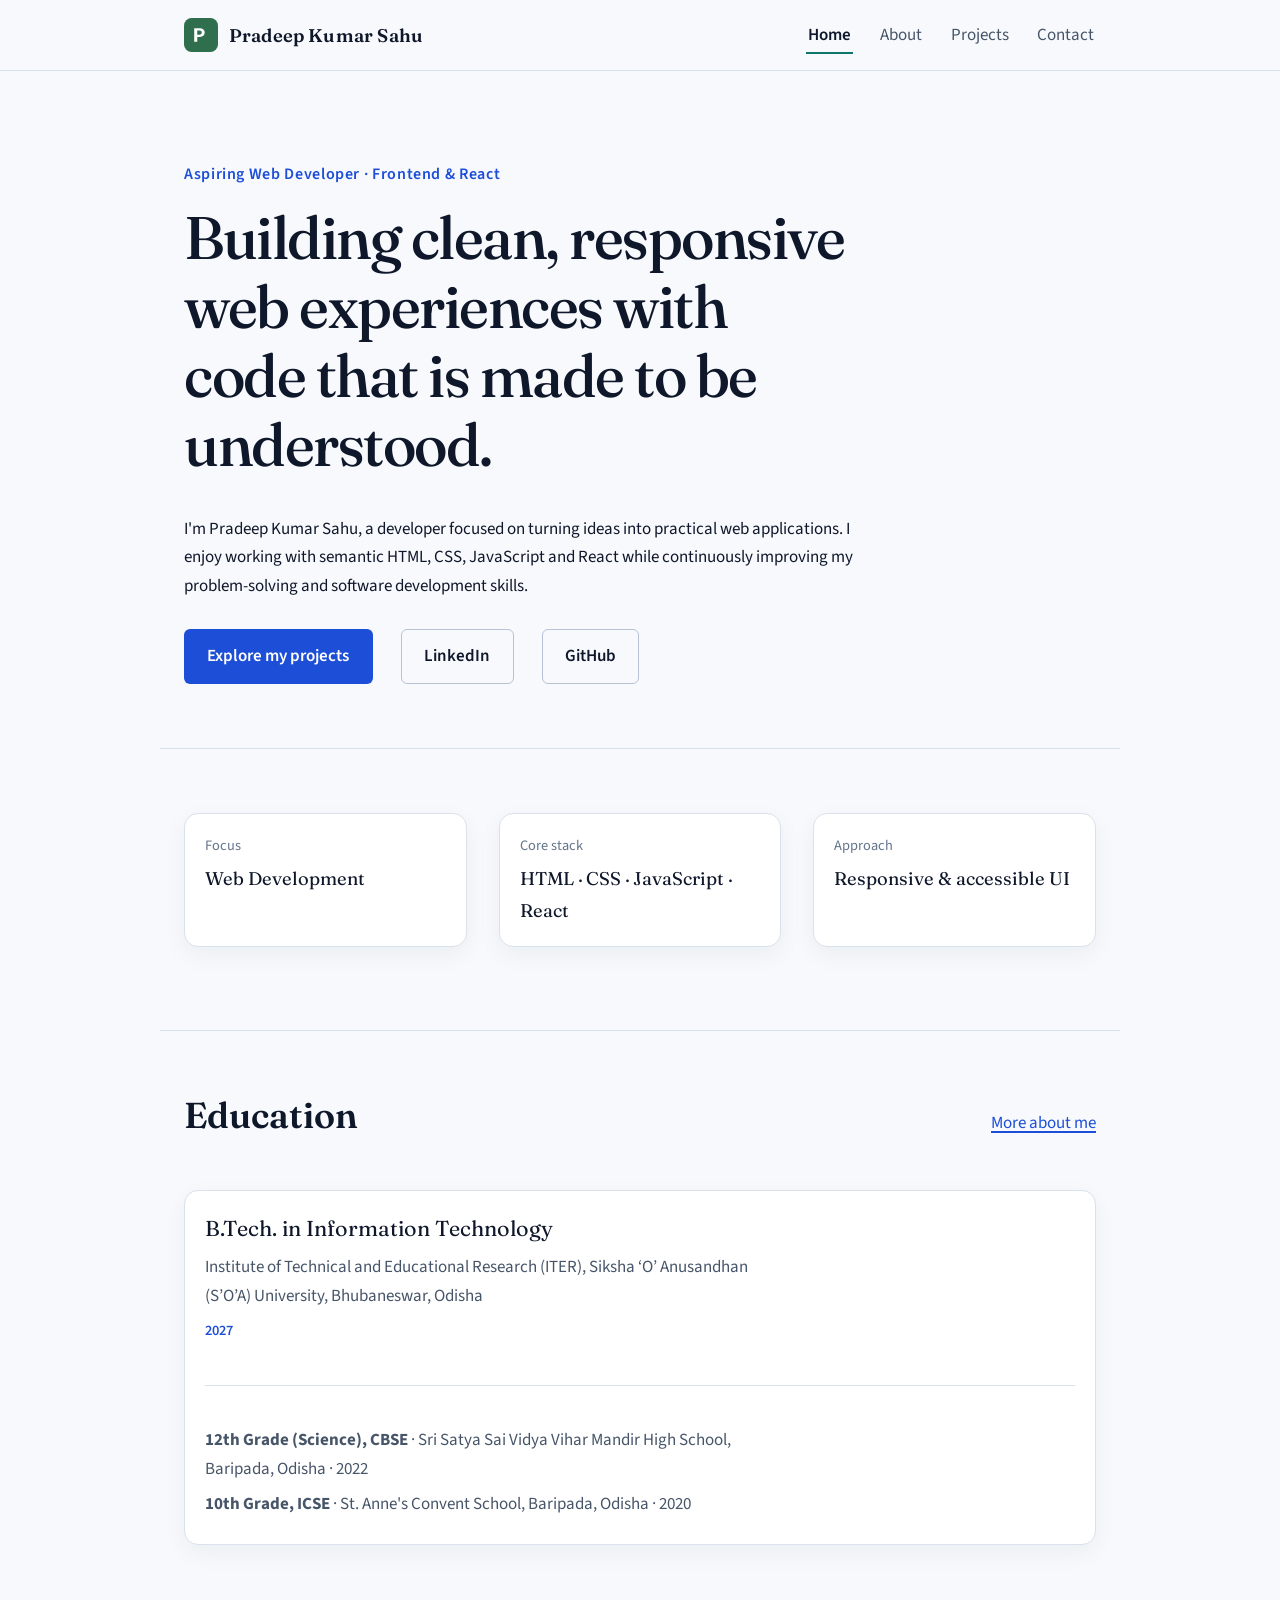
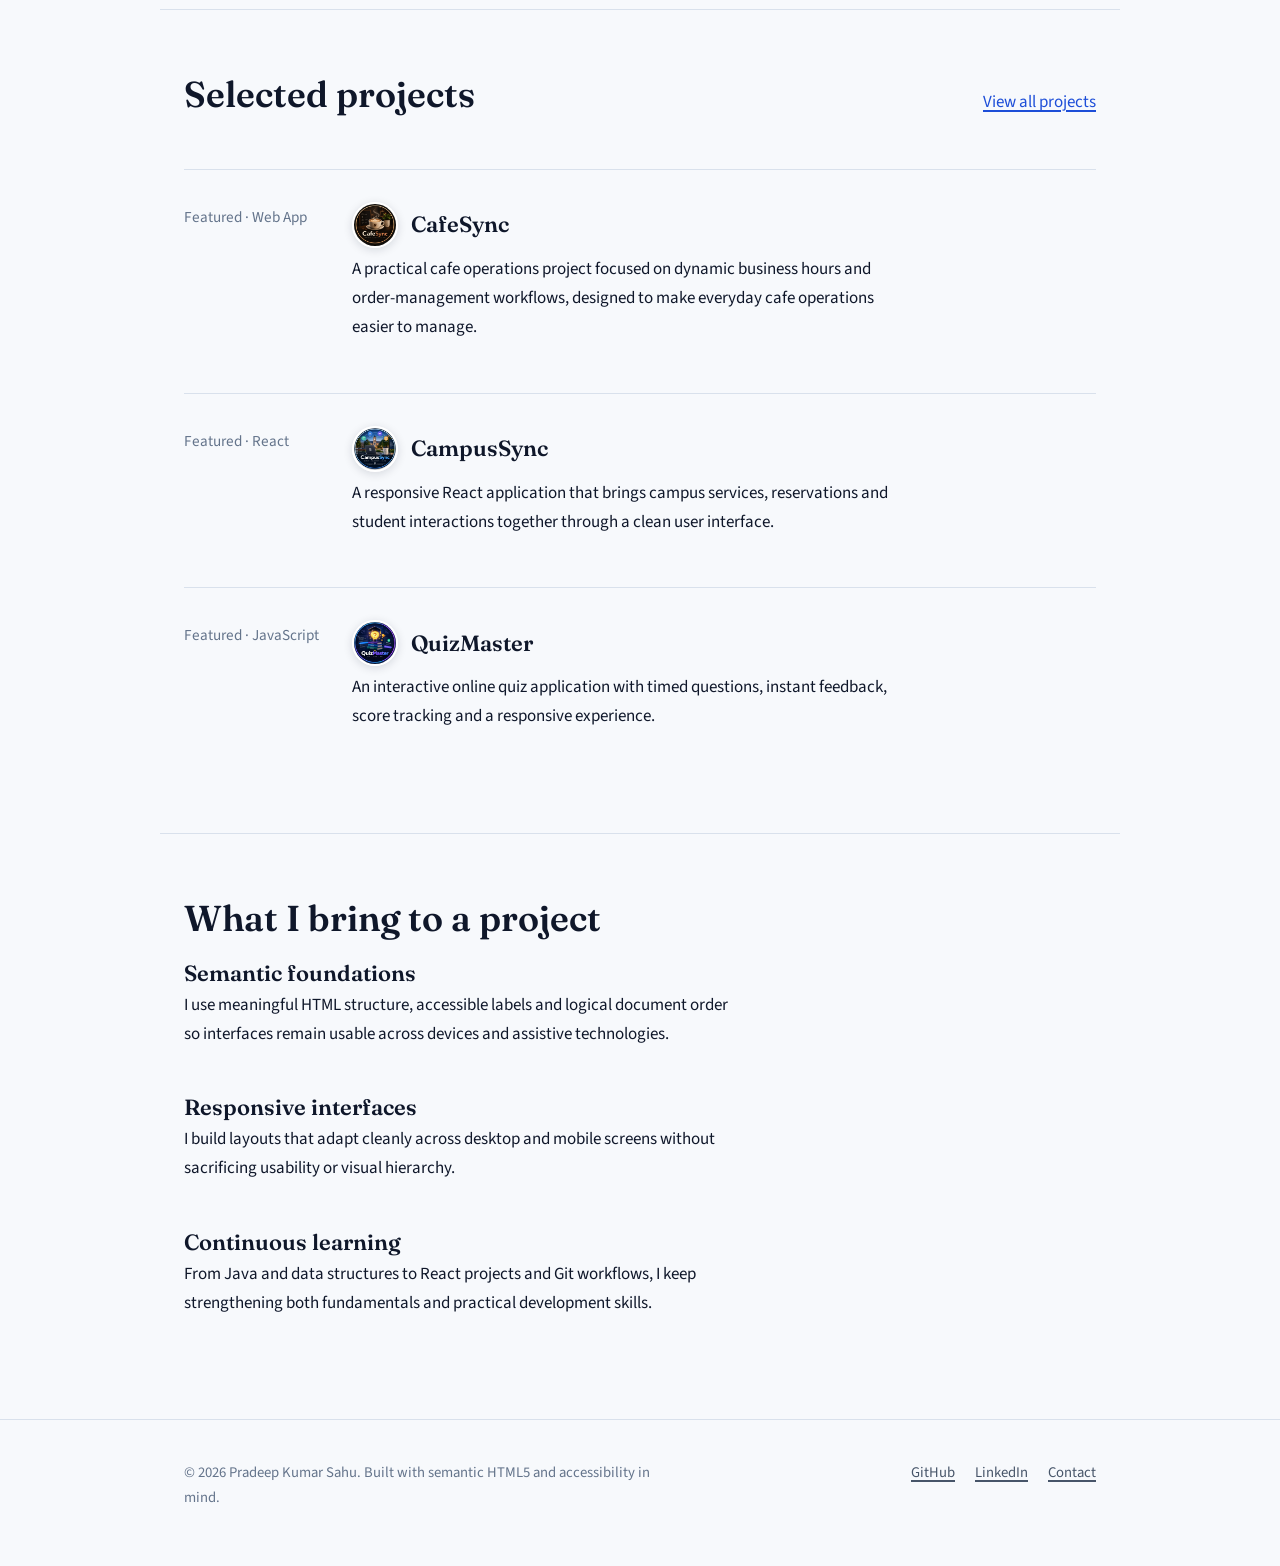
<file: portfolio/index.html>
<!DOCTYPE html>
<html lang="en">
<head>
  <meta charset="UTF-8">
  <meta name="viewport" content="width=device-width, initial-scale=1.0">
  <title>Pradeep Kumar Sahu — Web Developer Portfolio</title>
  <meta name="description" content="Pradeep Kumar Sahu is an aspiring web developer building responsive, accessible and user-focused web applications with HTML, CSS, JavaScript and React.">
  <meta name="author" content="Pradeep Kumar Sahu">
  <meta name="robots" content="index, follow">
  <meta property="og:type" content="website">
  <meta property="og:title" content="Pradeep Kumar Sahu — Web Developer Portfolio">
  <meta property="og:description" content="Explore Pradeep Kumar Sahu's web development projects, technical skills and professional profiles.">
  <meta property="og:image" content="assets/social-card.png">
  <meta name="twitter:card" content="summary_large_image">
  <meta name="twitter:title" content="Pradeep Kumar Sahu — Web Developer Portfolio">
  <meta name="twitter:description" content="Web development projects, skills and contact information for Pradeep Kumar Sahu.">
  <meta name="twitter:image" content="assets/social-card.png">
  <link rel="icon" type="image/svg+xml" href="assets/favicon.svg">
  <meta name="theme-color" content="#f7f9fc">
  <link rel="preconnect" href="https://fonts.googleapis.com">
  <link rel="preconnect" href="https://fonts.gstatic.com" crossorigin>
  <link href="https://fonts.googleapis.com/css2?family=Fraunces:wght@500;600&family=Source+Sans+3:wght@400;600&display=swap" rel="stylesheet">
  <link rel="stylesheet" href="css/style.css">
  <script type="application/ld+json">
  {
    "@context":"https://schema.org",
    "@type":"Person",
    "name":"Pradeep Kumar Sahu",
    "jobTitle":"Aspiring Web Developer",
    "url":"https://github.com/sahupradeep1910",
    "sameAs":["https://github.com/sahupradeep1910","https://www.linkedin.com/in/pradeepsahu-it/"]
  }
  </script>
</head>
<body>
  <a class="skip-link" href="#main-content">Skip to main content</a>
  <header class="site-header">
    <div class="wrap">
      <a class="site-brand" href="index.html" aria-label="Pradeep Kumar Sahu home">
        <img class="site-brand__mark" src="assets/brand-mark.svg" alt="">
        <span class="site-brand__name">Pradeep Kumar Sahu</span>
      </a>
      <button class="nav-toggle" type="button" aria-expanded="true" aria-controls="primary-nav">Menu</button>
      <nav class="primary-nav" id="primary-nav" aria-label="Primary">
        <ul class="primary-nav__list">
          <li><a href="index.html" aria-current="page">Home</a></li>
          <li><a href="about.html">About</a></li>
          <li><a href="projects.html">Projects</a></li>
          <li><a href="contact.html">Contact</a></li>
        </ul>
      </nav>
    </div>
  </header>

  <main id="main-content">
    <section class="hero wrap" aria-labelledby="hero-heading">
      <p class="hero__eyebrow">Aspiring Web Developer · Frontend &amp; React</p>
      <h1 id="hero-heading" class="prose">Building clean, responsive web experiences with code that is made to be understood.</h1>
      <p class="prose">I'm Pradeep Kumar Sahu, a developer focused on turning ideas into practical web applications. I enjoy working with semantic HTML, CSS, JavaScript and React while continuously improving my problem-solving and software development skills.</p>
      <div class="hero__actions">
        <a class="button button--primary" href="projects.html">Explore my projects</a>
        <a class="button button--secondary" href="https://www.linkedin.com/in/pradeepsahu-it/" target="_blank" rel="noopener noreferrer">LinkedIn</a>
        <a class="button button--secondary" href="https://github.com/sahupradeep1910" target="_blank" rel="noopener noreferrer">GitHub</a>
      </div>
    </section>

    <section class="wrap" aria-labelledby="facts-heading">
      <h2 id="facts-heading" class="visually-hidden">Quick facts</h2>
      <dl class="facts">
        <div><dt>Focus</dt><dd>Web Development</dd></div>
        <div><dt>Core stack</dt><dd>HTML · CSS · JavaScript · React</dd></div>
        <div><dt>Approach</dt><dd>Responsive &amp; accessible UI</dd></div>
      </dl>
    </section>

    <section class="wrap" aria-labelledby="education-heading">
      <div class="section-head"><h2 id="education-heading">Education</h2><p><a href="about.html">More about me</a></p></div>
      <article class="education-card">
        <p class="education-card__degree">B.Tech. in Information Technology</p>
        <p class="education-card__school">Institute of Technical and Educational Research (ITER), Siksha ‘O’ Anusandhan (S’O’A) University, Bhubaneswar, Odisha</p>
        <span class="education-card__status">2027</span>
        <hr class="rule">
        <p class="education-card__school"><strong>12th Grade (Science), CBSE</strong> · Sri Satya Sai Vidya Vihar Mandir High School, Baripada, Odisha · 2022</p>
        <p class="education-card__school"><strong>10th Grade, ICSE</strong> · St. Anne's Convent School, Baripada, Odisha · 2020</p>
      </article>
    </section>

    <section class="wrap" aria-labelledby="work-heading">
      <div class="section-head"><h2 id="work-heading">Selected projects</h2><p><a href="projects.html">View all projects</a></p></div>
      <ul class="work-list">
        <li class="work-item"><p class="work-item__meta">Featured · Web App</p><div><div class="project-title"><img class="project-avatar" src="assets/projects/cafesync.jpg" alt="" width="52" height="52" loading="lazy"><h3><a href="projects.html#cafesync">CafeSync</a></h3></div><p>A practical cafe operations project focused on dynamic business hours and order-management workflows, designed to make everyday cafe operations easier to manage.</p></div></li>
        <li class="work-item"><p class="work-item__meta">Featured · React</p><div><div class="project-title"><img class="project-avatar" src="assets/projects/campussync.jpg" alt="" width="52" height="52" loading="lazy"><h3><a href="projects.html#campussync">CampusSync</a></h3></div><p>A responsive React application that brings campus services, reservations and student interactions together through a clean user interface.</p></div></li>
        <li class="work-item"><p class="work-item__meta">Featured · JavaScript</p><div><div class="project-title"><img class="project-avatar" src="assets/projects/quizmaster.jpg" alt="" width="52" height="52" loading="lazy"><h3><a href="projects.html#quizmaster">QuizMaster</a></h3></div><p>An interactive online quiz application with timed questions, instant feedback, score tracking and a responsive experience.</p></div></li>
      </ul>
    </section>

    <section class="wrap" aria-labelledby="principles-heading">
      <h2 id="principles-heading">What I bring to a project</h2>
      <ul class="principles-list prose">
        <li><h3>Semantic foundations</h3><p>I use meaningful HTML structure, accessible labels and logical document order so interfaces remain usable across devices and assistive technologies.</p></li>
        <li><h3>Responsive interfaces</h3><p>I build layouts that adapt cleanly across desktop and mobile screens without sacrificing usability or visual hierarchy.</p></li>
        <li><h3>Continuous learning</h3><p>From Java and data structures to React projects and Git workflows, I keep strengthening both fundamentals and practical development skills.</p></li>
      </ul>
    </section>
  </main>

  <footer class="site-footer">
    <div class="wrap">
      <p>© 2026 Pradeep Kumar Sahu. Built with semantic HTML5 and accessibility in mind.</p>
      <ul class="footer-links">
        <li><a href="https://github.com/sahupradeep1910" target="_blank" rel="noopener noreferrer">GitHub</a></li>
        <li><a href="https://www.linkedin.com/in/pradeepsahu-it/" target="_blank" rel="noopener noreferrer">LinkedIn</a></li>
        <li><a href="contact.html">Contact</a></li>
      </ul>
    </div>
  </footer>
  <script src="js/main.js"></script>
</body>
</html>
</file>
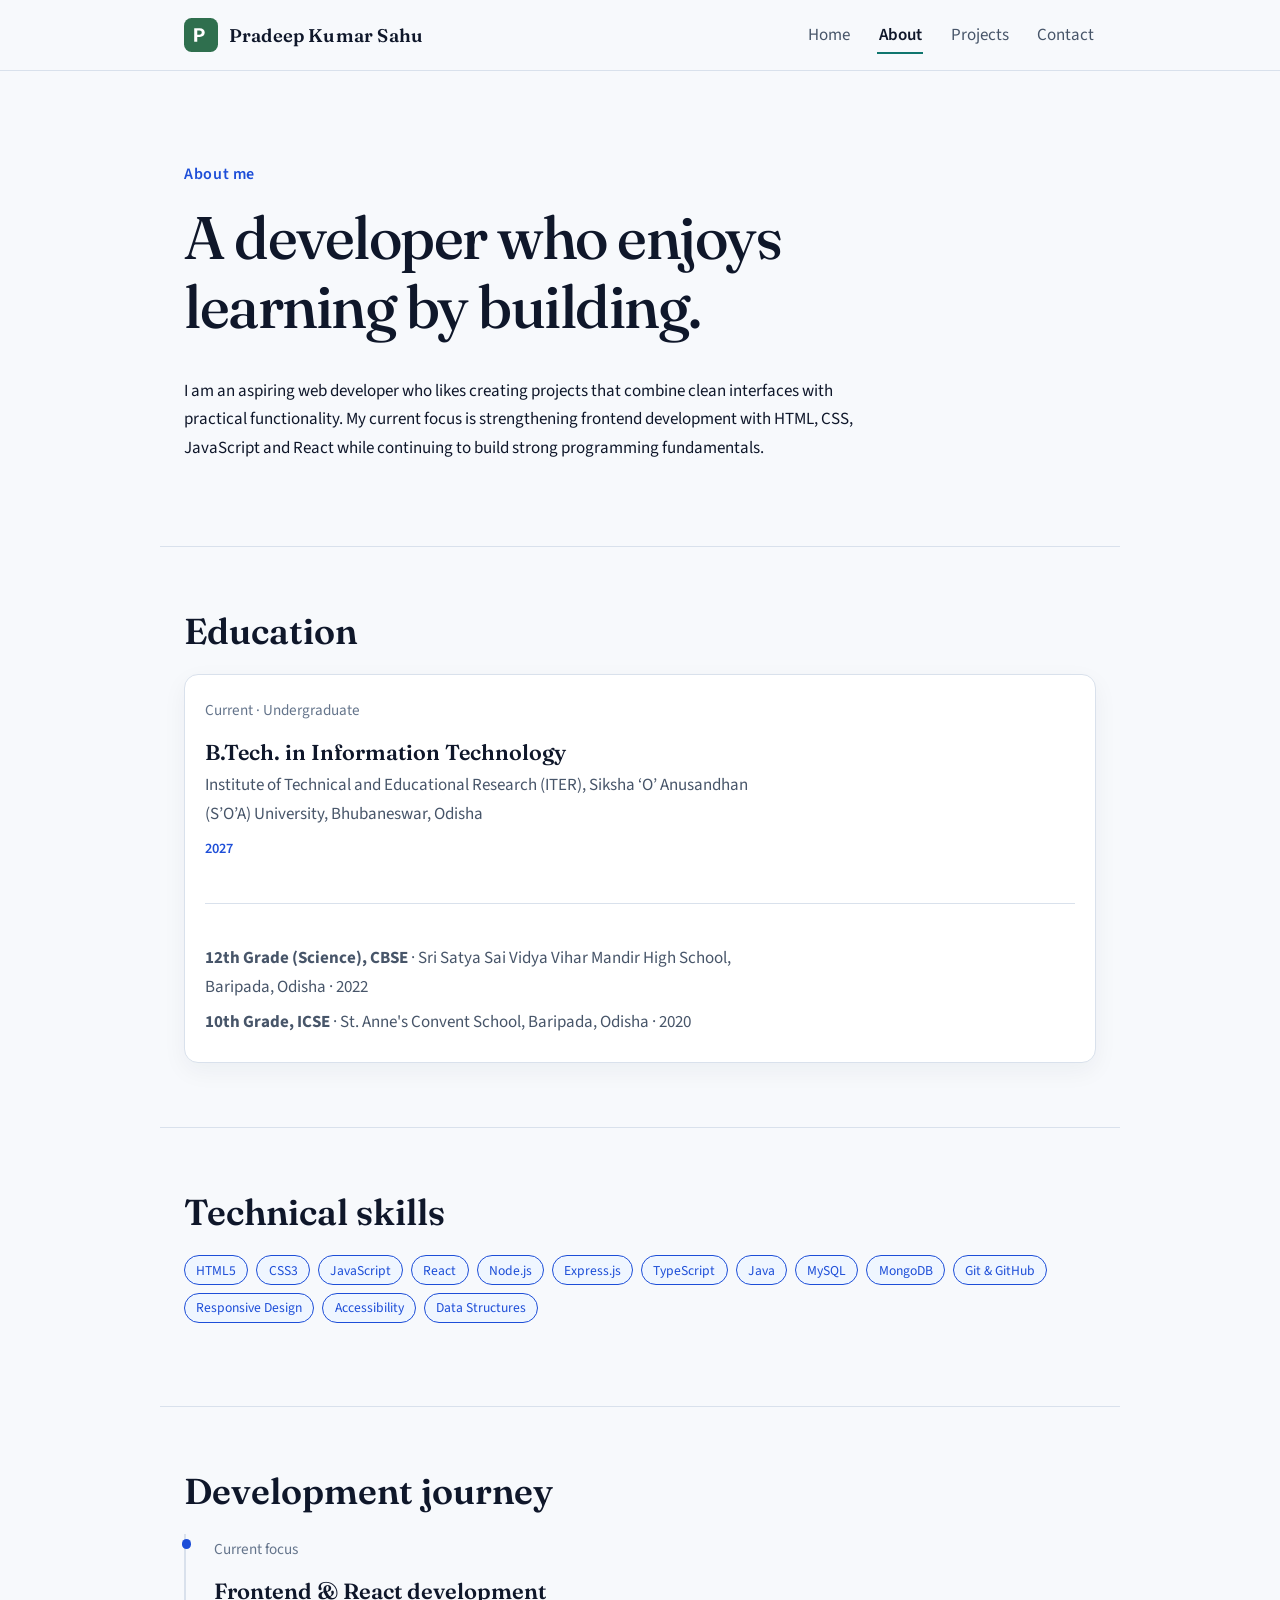
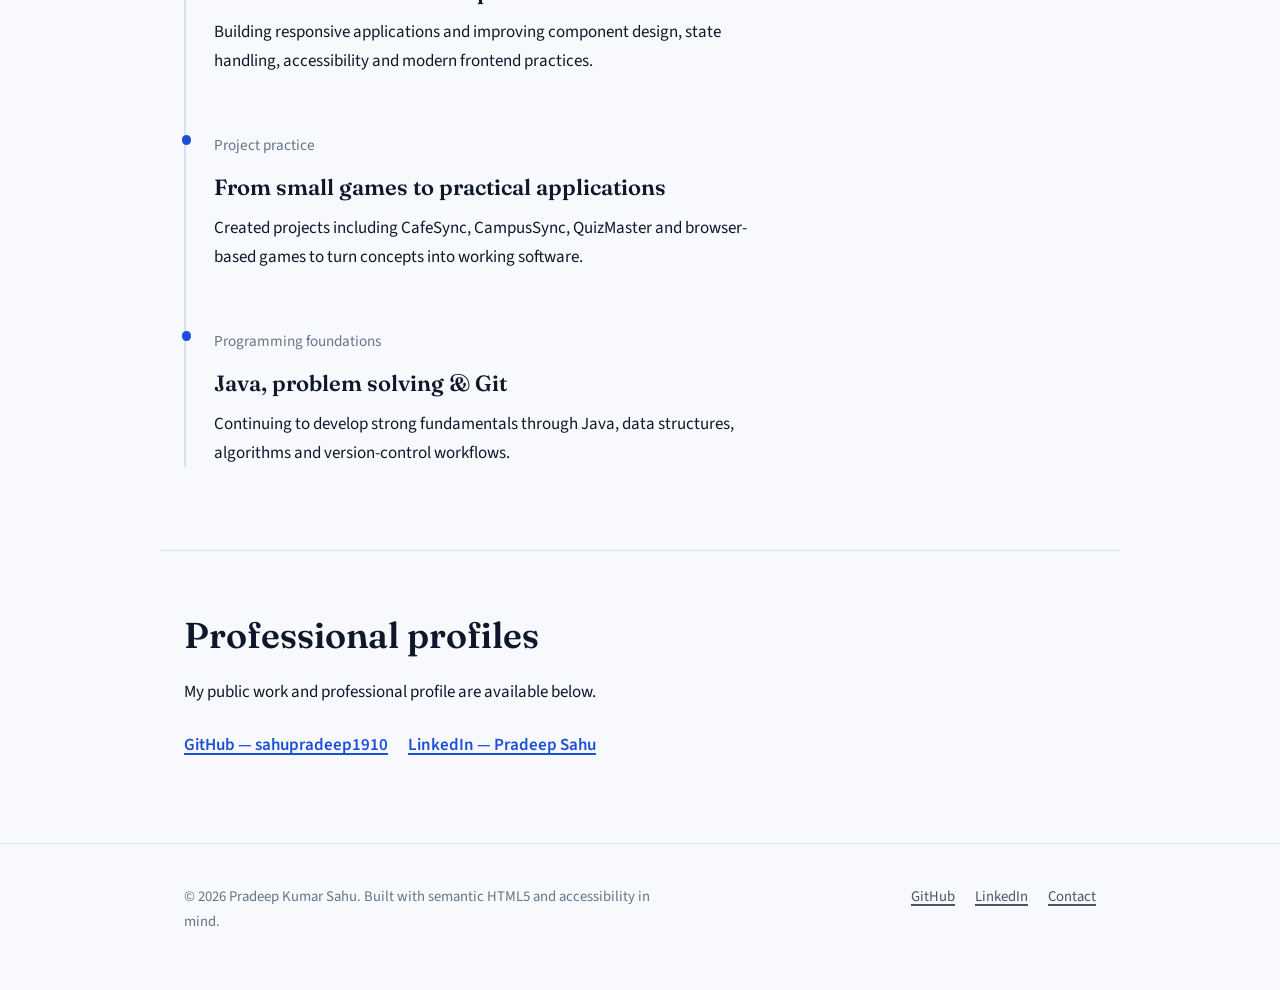
<file: portfolio/about.html>
<!DOCTYPE html>
<html lang="en">
<head>
  <meta charset="UTF-8"><meta name="viewport" content="width=device-width, initial-scale=1.0">
  <title>About — Pradeep Kumar Sahu</title>
  <meta name="description" content="Learn about Pradeep Kumar Sahu, an aspiring web developer focused on frontend development, React, JavaScript and accessible web interfaces.">
  <meta name="author" content="Pradeep Kumar Sahu"><meta name="robots" content="index, follow">
  <meta property="og:type" content="profile"><meta property="og:title" content="About — Pradeep Kumar Sahu"><meta property="og:description" content="Background, technical skills and development focus of Pradeep Kumar Sahu."><meta property="og:image" content="assets/social-card.png">
  <meta name="twitter:card" content="summary_large_image"><meta name="twitter:title" content="About — Pradeep Kumar Sahu"><meta name="twitter:image" content="assets/social-card.png">
  <link rel="icon" type="image/svg+xml" href="assets/favicon.svg"><meta name="theme-color" content="#f7f9fc">
  <link rel="preconnect" href="https://fonts.googleapis.com"><link rel="preconnect" href="https://fonts.gstatic.com" crossorigin>
  <link href="https://fonts.googleapis.com/css2?family=Fraunces:wght@500;600&family=Source+Sans+3:wght@400;600&display=swap" rel="stylesheet"><link rel="stylesheet" href="css/style.css">
</head>
<body>
  <a class="skip-link" href="#main-content">Skip to main content</a>
  <header class="site-header"><div class="wrap">
    <a class="site-brand" href="index.html"><img class="site-brand__mark" src="assets/brand-mark.svg" alt=""><span class="site-brand__name">Pradeep Kumar Sahu</span></a>
    <button class="nav-toggle" type="button" aria-expanded="true" aria-controls="primary-nav">Menu</button>
    <nav class="primary-nav" id="primary-nav" aria-label="Primary"><ul class="primary-nav__list"><li><a href="index.html">Home</a></li><li><a href="about.html" aria-current="page">About</a></li><li><a href="projects.html">Projects</a></li><li><a href="contact.html">Contact</a></li></ul></nav>
  </div></header>
  <main id="main-content">
    <section class="hero wrap" aria-labelledby="about-heading"><p class="hero__eyebrow">About me</p><h1 id="about-heading" class="prose">A developer who enjoys learning by building.</h1><p class="prose">I am an aspiring web developer who likes creating projects that combine clean interfaces with practical functionality. My current focus is strengthening frontend development with HTML, CSS, JavaScript and React while continuing to build strong programming fundamentals.</p></section>
    <section class="wrap" aria-labelledby="education-heading">
      <h2 id="education-heading">Education</h2>
      <article class="education-card" aria-labelledby="degree-heading">
        <p class="work-item__meta">Current · Undergraduate</p>
        <h3 id="degree-heading" class="education-card__degree">B.Tech. in Information Technology</h3>
        <p class="education-card__school">Institute of Technical and Educational Research (ITER), Siksha ‘O’ Anusandhan (S’O’A) University, Bhubaneswar, Odisha</p>
        <span class="education-card__status">2027</span>
        <hr class="rule">
        <p class="education-card__school"><strong>12th Grade (Science), CBSE</strong> · Sri Satya Sai Vidya Vihar Mandir High School, Baripada, Odisha · 2022</p>
        <p class="education-card__school"><strong>10th Grade, ICSE</strong> · St. Anne's Convent School, Baripada, Odisha · 2020</p>
      </article>
    </section>
    <section class="wrap" aria-labelledby="skills-heading"><h2 id="skills-heading">Technical skills</h2><ul class="tag-list"><li>HTML5</li><li>CSS3</li><li>JavaScript</li><li>React</li><li>Node.js</li><li>Express.js</li><li>TypeScript</li><li>Java</li><li>MySQL</li><li>MongoDB</li><li>Git &amp; GitHub</li><li>Responsive Design</li><li>Accessibility</li><li>Data Structures</li></ul></section>
    <section class="wrap" aria-labelledby="journey-heading"><h2 id="journey-heading">Development journey</h2><ol class="timeline prose">
      <li><p class="work-item__meta">Current focus</p><h3>Frontend &amp; React development</h3><p>Building responsive applications and improving component design, state handling, accessibility and modern frontend practices.</p></li>
      <li><p class="work-item__meta">Project practice</p><h3>From small games to practical applications</h3><p>Created projects including CafeSync, CampusSync, QuizMaster and browser-based games to turn concepts into working software.</p></li>
      <li><p class="work-item__meta">Programming foundations</p><h3>Java, problem solving &amp; Git</h3><p>Continuing to develop strong fundamentals through Java, data structures, algorithms and version-control workflows.</p></li>
    </ol></section>
    <section class="wrap" aria-labelledby="profiles-heading"><h2 id="profiles-heading">Professional profiles</h2><p class="prose">My public work and professional profile are available below.</p><ul class="social-list"><li><a href="https://github.com/sahupradeep1910" target="_blank" rel="noopener noreferrer">GitHub — sahupradeep1910</a></li><li><a href="https://www.linkedin.com/in/pradeepsahu-it/" target="_blank" rel="noopener noreferrer">LinkedIn — Pradeep Sahu</a></li></ul></section>
  </main>
  <footer class="site-footer"><div class="wrap"><p>© 2026 Pradeep Kumar Sahu. Built with semantic HTML5 and accessibility in mind.</p><ul class="footer-links"><li><a href="https://github.com/sahupradeep1910" target="_blank" rel="noopener noreferrer">GitHub</a></li><li><a href="https://www.linkedin.com/in/pradeepsahu-it/" target="_blank" rel="noopener noreferrer">LinkedIn</a></li><li><a href="contact.html">Contact</a></li></ul></div></footer>
  <script src="js/main.js"></script>
</body>
</html>
</file>
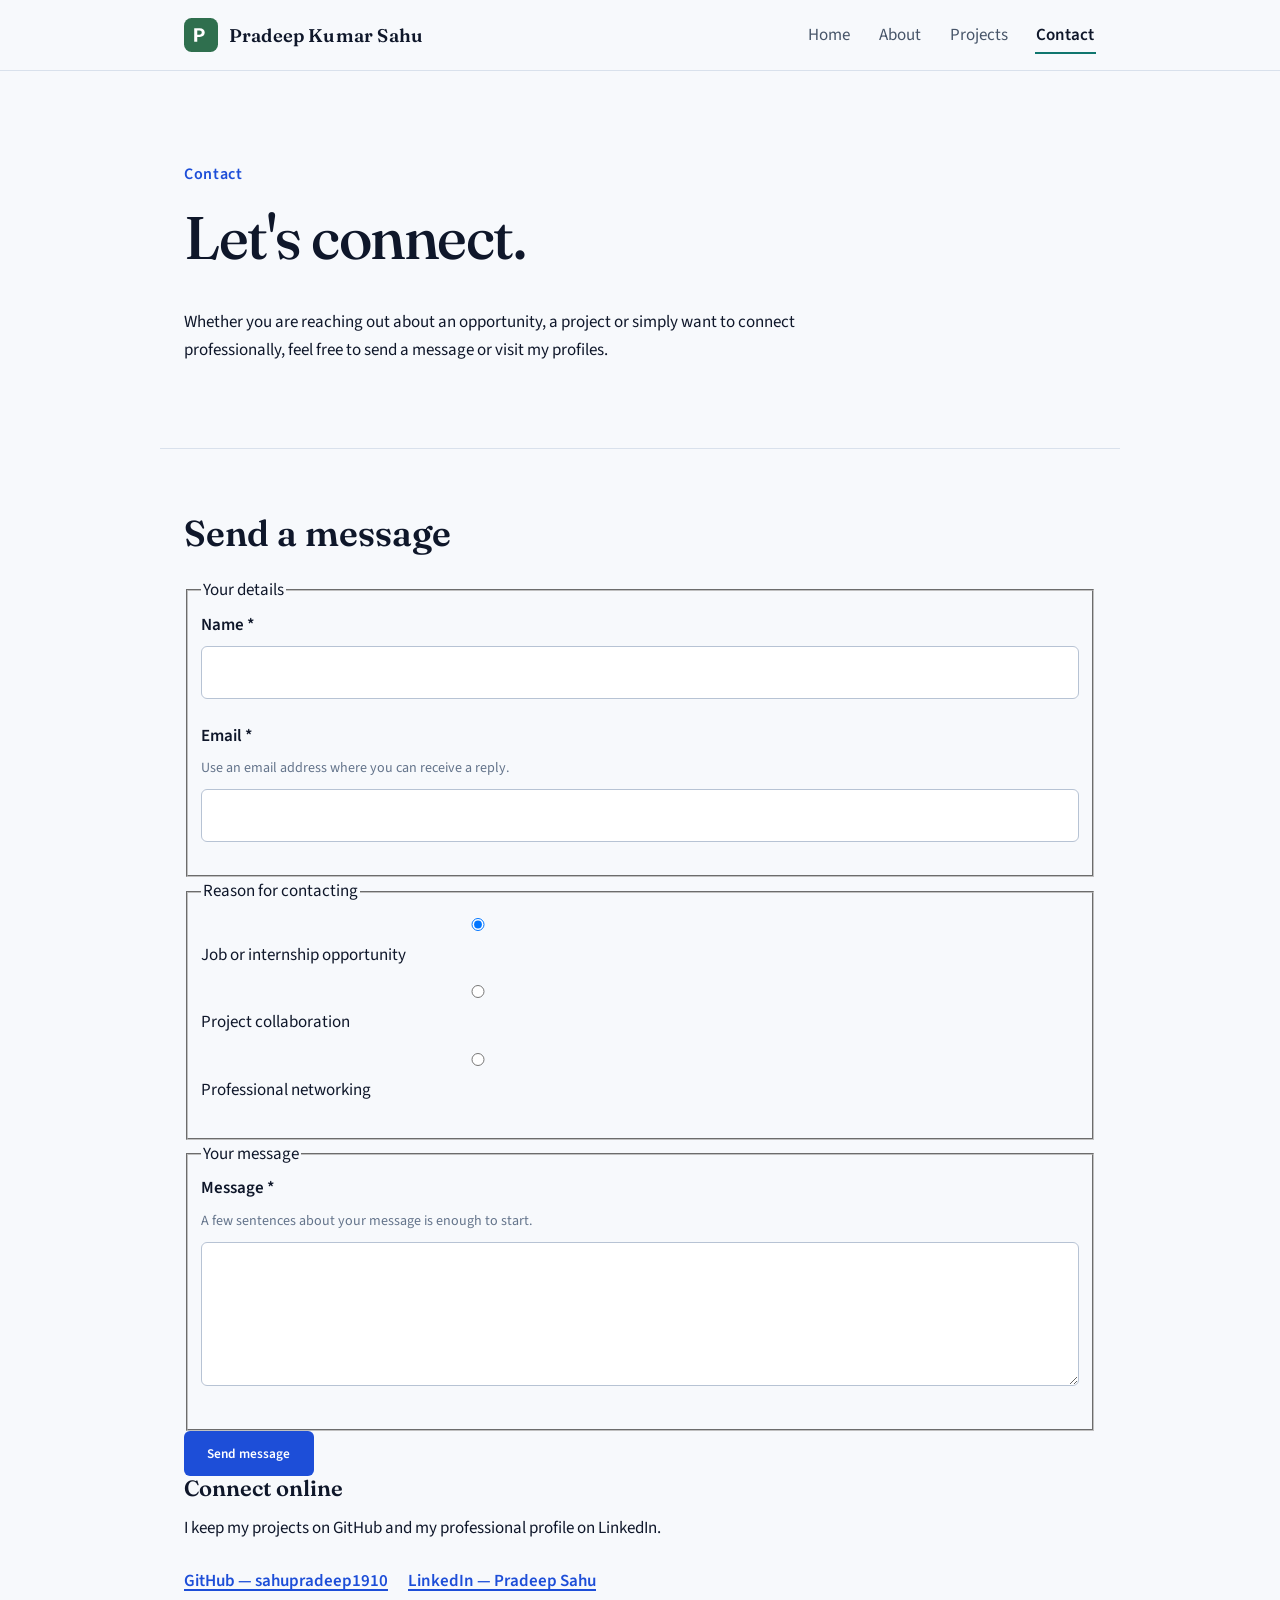
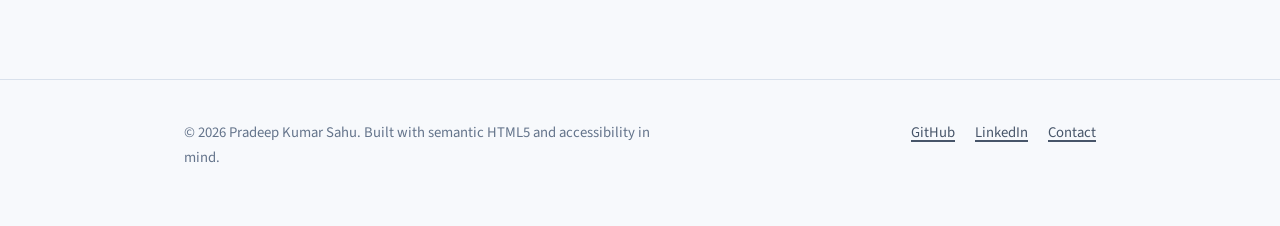
<file: portfolio/contact.html>
<!DOCTYPE html>
<html lang="en">
<head>
  <meta charset="UTF-8"><meta name="viewport" content="width=device-width, initial-scale=1.0">
  <title>Contact — Pradeep Kumar Sahu</title>
  <meta name="description" content="Contact Pradeep Kumar Sahu for web development opportunities, projects and professional networking.">
  <meta name="author" content="Pradeep Kumar Sahu"><meta name="robots" content="index, follow">
  <meta property="og:type" content="website"><meta property="og:title" content="Contact — Pradeep Kumar Sahu"><meta property="og:description" content="Get in touch with Pradeep Kumar Sahu through the accessible contact form or professional profiles."><meta property="og:image" content="assets/social-card.png">
  <meta name="twitter:card" content="summary_large_image"><meta name="twitter:title" content="Contact — Pradeep Kumar Sahu"><meta name="twitter:image" content="assets/social-card.png">
  <link rel="icon" type="image/svg+xml" href="assets/favicon.svg"><meta name="theme-color" content="#f7f9fc">
  <link rel="preconnect" href="https://fonts.googleapis.com"><link rel="preconnect" href="https://fonts.gstatic.com" crossorigin>
  <link href="https://fonts.googleapis.com/css2?family=Fraunces:wght@500;600&family=Source+Sans+3:wght@400;600&display=swap" rel="stylesheet"><link rel="stylesheet" href="css/style.css">
</head>
<body>
  <a class="skip-link" href="#main-content">Skip to main content</a>
  <header class="site-header"><div class="wrap"><a class="site-brand" href="index.html"><img class="site-brand__mark" src="assets/brand-mark.svg" alt=""><span class="site-brand__name">Pradeep Kumar Sahu</span></a><button class="nav-toggle" type="button" aria-expanded="true" aria-controls="primary-nav">Menu</button><nav class="primary-nav" id="primary-nav" aria-label="Primary"><ul class="primary-nav__list"><li><a href="index.html">Home</a></li><li><a href="about.html">About</a></li><li><a href="projects.html">Projects</a></li><li><a href="contact.html" aria-current="page">Contact</a></li></ul></nav></div></header>
  <main id="main-content">
    <section class="hero wrap" aria-labelledby="contact-heading"><p class="hero__eyebrow">Contact</p><h1 id="contact-heading" class="prose">Let's connect.</h1><p class="prose">Whether you are reaching out about an opportunity, a project or simply want to connect professionally, feel free to send a message or visit my profiles.</p></section>
    <section class="wrap" aria-labelledby="form-heading"><div class="contact-grid">
      <div><h2 id="form-heading">Send a message</h2><form id="contact-form" action="#" method="post" novalidate>
        <fieldset><legend>Your details</legend>
          <div class="form-field"><label for="name">Name <span aria-hidden="true">*</span><span class="visually-hidden"> required</span></label><input type="text" id="name" name="name" autocomplete="name" required aria-required="true"></div>
          <div class="form-field"><label for="email">Email <span aria-hidden="true">*</span><span class="visually-hidden"> required</span></label><span class="hint" id="email-hint">Use an email address where you can receive a reply.</span><input type="email" id="email" name="email" autocomplete="email" required aria-required="true" aria-describedby="email-hint"></div>
        </fieldset>
        <fieldset><legend>Reason for contacting</legend><div class="form-field" role="radiogroup" aria-labelledby="project-type-legend"><span id="project-type-legend" class="visually-hidden">Select a reason</span>
          <p style="margin-bottom:.6rem;"><input type="radio" id="type-opportunity" name="project-type" value="opportunity" checked><label for="type-opportunity" style="display:inline;font-weight:400;">Job or internship opportunity</label></p>
          <p style="margin-bottom:.6rem;"><input type="radio" id="type-project" name="project-type" value="project"><label for="type-project" style="display:inline;font-weight:400;">Project collaboration</label></p>
          <p style="margin-bottom:0;"><input type="radio" id="type-networking" name="project-type" value="networking"><label for="type-networking" style="display:inline;font-weight:400;">Professional networking</label></p>
        </div></fieldset>
        <fieldset><legend>Your message</legend><div class="form-field"><label for="message">Message <span aria-hidden="true">*</span><span class="visually-hidden"> required</span></label><span class="hint" id="message-hint">A few sentences about your message is enough to start.</span><textarea id="message" name="message" required aria-required="true" aria-describedby="message-hint" minlength="10"></textarea></div></fieldset>
        <button type="submit" class="button button--primary">Send message</button><div id="form-status" class="form-status" role="status" aria-live="polite" tabindex="-1" data-visible="false"></div>
      </form></div>
      <aside class="contact-direct prose" aria-labelledby="direct-heading"><h2 id="direct-heading" style="font-size:1.375rem;">Connect online</h2><p>I keep my projects on GitHub and my professional profile on LinkedIn.</p><ul class="social-list"><li><a href="https://github.com/sahupradeep1910" target="_blank" rel="noopener noreferrer">GitHub — sahupradeep1910</a></li><li><a href="https://www.linkedin.com/in/pradeepsahu-it/" target="_blank" rel="noopener noreferrer">LinkedIn — Pradeep Sahu</a></li></ul></aside>
    </div></section>
  </main>
  <footer class="site-footer"><div class="wrap"><p>© 2026 Pradeep Kumar Sahu. Built with semantic HTML5 and accessibility in mind.</p><ul class="footer-links"><li><a href="https://github.com/sahupradeep1910" target="_blank" rel="noopener noreferrer">GitHub</a></li><li><a href="https://www.linkedin.com/in/pradeepsahu-it/" target="_blank" rel="noopener noreferrer">LinkedIn</a></li><li><a href="contact.html">Contact</a></li></ul></div></footer>
  <script src="js/main.js"></script>
</body>
</html>
</file>
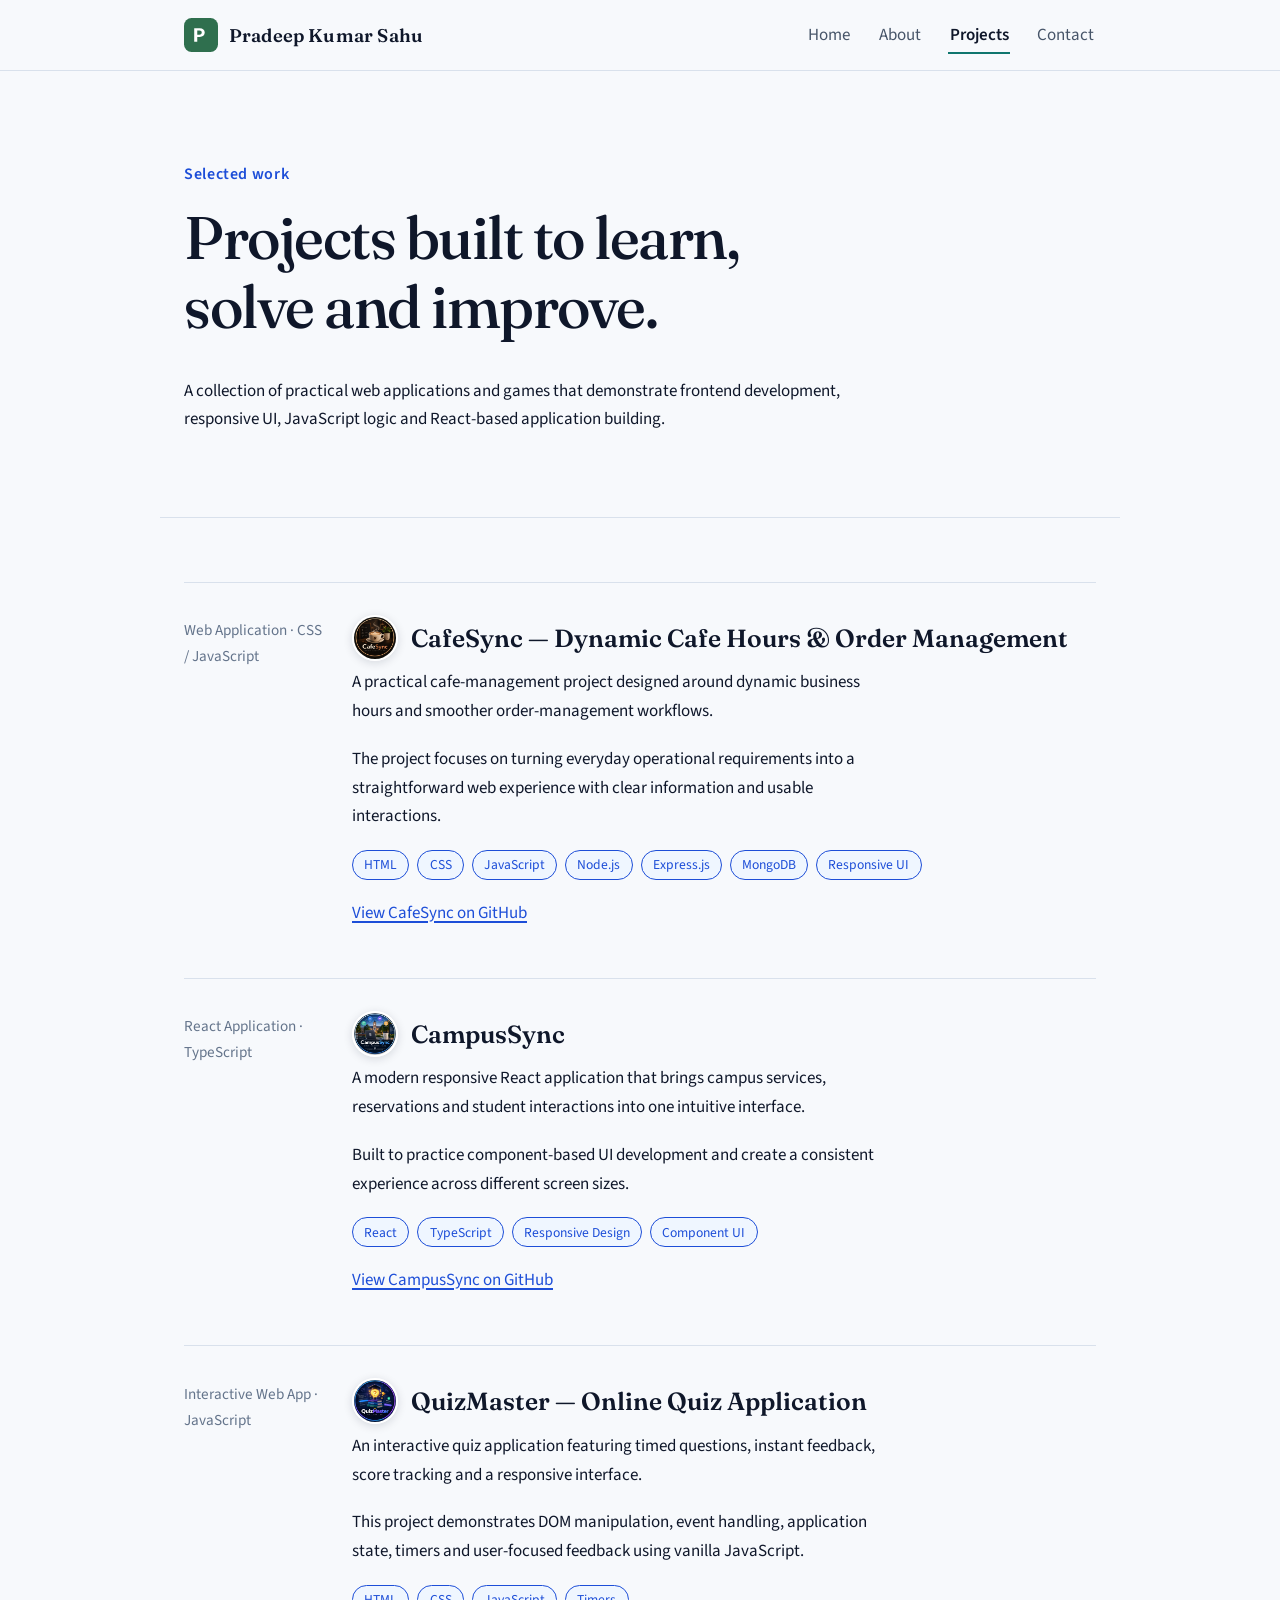
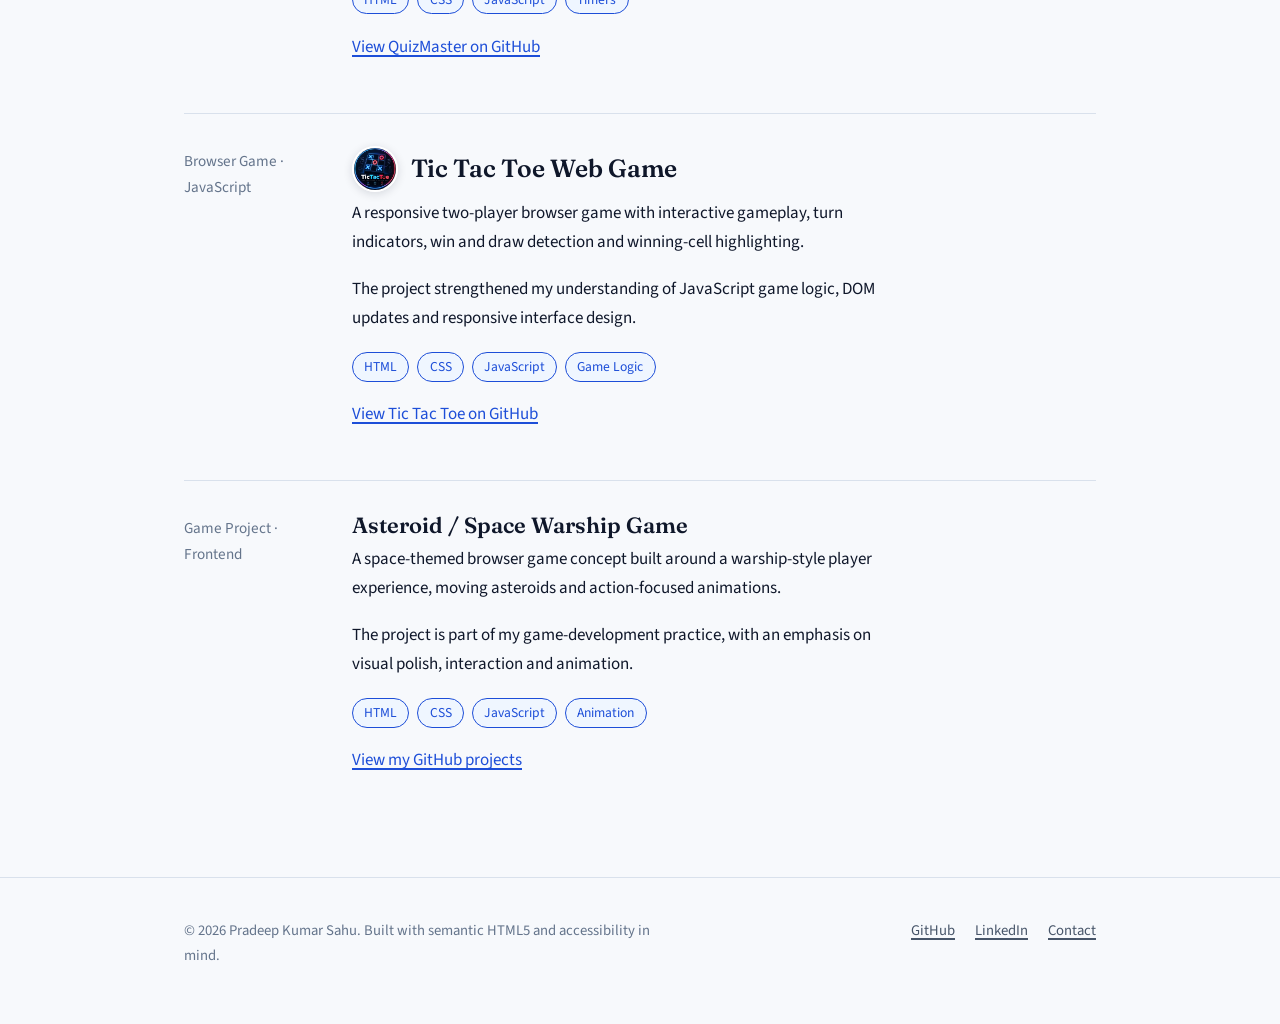
<file: portfolio/projects.html>
<!DOCTYPE html>
<html lang="en">
<head>
  <meta charset="UTF-8"><meta name="viewport" content="width=device-width, initial-scale=1.0">
  <title>Projects — Pradeep Kumar Sahu</title>
  <meta name="description" content="Explore Pradeep Kumar Sahu's web development projects including CafeSync, CampusSync, QuizMaster, Tic Tac Toe and a space battle game.">
  <meta name="author" content="Pradeep Kumar Sahu"><meta name="robots" content="index, follow">
  <meta property="og:type" content="website"><meta property="og:title" content="Projects — Pradeep Kumar Sahu"><meta property="og:description" content="Selected web development projects built with HTML, CSS, JavaScript and React."><meta property="og:image" content="assets/social-card.png">
  <meta name="twitter:card" content="summary_large_image"><meta name="twitter:title" content="Projects — Pradeep Kumar Sahu"><meta name="twitter:image" content="assets/social-card.png">
  <link rel="icon" type="image/svg+xml" href="assets/favicon.svg"><meta name="theme-color" content="#f7f9fc">
  <link rel="preconnect" href="https://fonts.googleapis.com"><link rel="preconnect" href="https://fonts.gstatic.com" crossorigin>
  <link href="https://fonts.googleapis.com/css2?family=Fraunces:wght@500;600&family=Source+Sans+3:wght@400;600&display=swap" rel="stylesheet"><link rel="stylesheet" href="css/style.css">
</head>
<body>
  <a class="skip-link" href="#main-content">Skip to main content</a>
  <header class="site-header"><div class="wrap"><a class="site-brand" href="index.html"><img class="site-brand__mark" src="assets/brand-mark.svg" alt=""><span class="site-brand__name">Pradeep Kumar Sahu</span></a><button class="nav-toggle" type="button" aria-expanded="true" aria-controls="primary-nav">Menu</button><nav class="primary-nav" id="primary-nav" aria-label="Primary"><ul class="primary-nav__list"><li><a href="index.html">Home</a></li><li><a href="about.html">About</a></li><li><a href="projects.html" aria-current="page">Projects</a></li><li><a href="contact.html">Contact</a></li></ul></nav></div></header>
  <main id="main-content">
    <section class="hero wrap" aria-labelledby="work-heading"><p class="hero__eyebrow">Selected work</p><h1 id="work-heading" class="prose">Projects built to learn, solve and improve.</h1><p class="prose">A collection of practical web applications and games that demonstrate frontend development, responsive UI, JavaScript logic and React-based application building.</p></section>
    <section class="wrap" aria-label="Project case studies"><ul class="work-list">
      <li class="work-item" id="cafesync"><p class="work-item__meta">Web Application · CSS / JavaScript</p><div class="project-content"><div class="project-title"><img class="project-avatar" src="assets/projects/cafesync.jpg" alt="" width="52" height="52" loading="lazy"><h2 id="cafesync-heading">CafeSync — Dynamic Cafe Hours &amp; Order Management</h2></div><p>A practical cafe-management project designed around dynamic business hours and smoother order-management workflows.</p><p>The project focuses on turning everyday operational requirements into a straightforward web experience with clear information and usable interactions.</p><ul class="tag-list" aria-label="Technologies used"><li>HTML</li><li>CSS</li><li>JavaScript</li><li>Node.js</li><li>Express.js</li><li>MongoDB</li><li>Responsive UI</li></ul><p style="margin-top:1rem;"><a href="https://github.com/sahupradeep1910/CafeSync-Dynamic-Cafe-Hours-and-Order-Management-System" target="_blank" rel="noopener noreferrer">View CafeSync on GitHub</a></p></div></li>
      <li class="work-item" id="campussync"><p class="work-item__meta">React Application · TypeScript</p><div class="project-content"><div class="project-title"><img class="project-avatar" src="assets/projects/campussync.jpg" alt="" width="52" height="52" loading="lazy"><h2 id="campussync-heading">CampusSync</h2></div><p>A modern responsive React application that brings campus services, reservations and student interactions into one intuitive interface.</p><p>Built to practice component-based UI development and create a consistent experience across different screen sizes.</p><ul class="tag-list" aria-label="Technologies used"><li>React</li><li>TypeScript</li><li>Responsive Design</li><li>Component UI</li></ul><p style="margin-top:1rem;"><a href="https://github.com/sahupradeep1910/CampusSync" target="_blank" rel="noopener noreferrer">View CampusSync on GitHub</a></p></div></li>
      <li class="work-item" id="quizmaster"><p class="work-item__meta">Interactive Web App · JavaScript</p><div class="project-content"><div class="project-title"><img class="project-avatar" src="assets/projects/quizmaster.jpg" alt="" width="52" height="52" loading="lazy"><h2 id="quizmaster-heading">QuizMaster — Online Quiz Application</h2></div><p>An interactive quiz application featuring timed questions, instant feedback, score tracking and a responsive interface.</p><p>This project demonstrates DOM manipulation, event handling, application state, timers and user-focused feedback using vanilla JavaScript.</p><ul class="tag-list" aria-label="Technologies used"><li>HTML</li><li>CSS</li><li>JavaScript</li><li>Timers</li></ul><p style="margin-top:1rem;"><a href="https://github.com/sahupradeep1910/QuizMaster-Online-Quiz-Tech" target="_blank" rel="noopener noreferrer">View QuizMaster on GitHub</a></p></div></li>
      <li class="work-item" id="tictactoe"><p class="work-item__meta">Browser Game · JavaScript</p><div class="project-content"><div class="project-title"><img class="project-avatar" src="assets/projects/tictactoe.jpg" alt="" width="52" height="52" loading="lazy"><h2 id="tictactoe-heading">Tic Tac Toe Web Game</h2></div><p>A responsive two-player browser game with interactive gameplay, turn indicators, win and draw detection and winning-cell highlighting.</p><p>The project strengthened my understanding of JavaScript game logic, DOM updates and responsive interface design.</p><ul class="tag-list" aria-label="Technologies used"><li>HTML</li><li>CSS</li><li>JavaScript</li><li>Game Logic</li></ul><p style="margin-top:1rem;"><a href="https://github.com/sahupradeep1910/Tic-Tac-Toe--web--Game" target="_blank" rel="noopener noreferrer">View Tic Tac Toe on GitHub</a></p></div></li>
      <li class="work-item" id="asteroids"><p class="work-item__meta">Game Project · Frontend</p><article aria-labelledby="asteroids-heading"><h2 id="asteroids-heading" style="font-size:1.375rem; font-family:var(--font-display); margin-bottom:.4rem;">Asteroid / Space Warship Game</h2><p>A space-themed browser game concept built around a warship-style player experience, moving asteroids and action-focused animations.</p><p>The project is part of my game-development practice, with an emphasis on visual polish, interaction and animation.</p><ul class="tag-list" aria-label="Technologies used"><li>HTML</li><li>CSS</li><li>JavaScript</li><li>Animation</li></ul><p style="margin-top:1rem;"><a href="https://github.com/sahupradeep1910" target="_blank" rel="noopener noreferrer">View my GitHub projects</a></p></article></li>
    </ul></section>
  </main>
  <footer class="site-footer"><div class="wrap"><p>© 2026 Pradeep Kumar Sahu. Built with semantic HTML5 and accessibility in mind.</p><ul class="footer-links"><li><a href="https://github.com/sahupradeep1910" target="_blank" rel="noopener noreferrer">GitHub</a></li><li><a href="https://www.linkedin.com/in/pradeepsahu-it/" target="_blank" rel="noopener noreferrer">LinkedIn</a></li><li><a href="contact.html">Contact</a></li></ul></div></footer>
  <script src="js/main.js"></script>
</body>
</html>
</file>
<file: portfolio/css/style.css>
/* =========================================================
   Pradeep Kumar Sahu — Portfolio
   Design tokens
   ========================================================= */
:root {
  /* Color */
  --bg: #f7f9fc;
  --surface: #ffffff;
  --ink: #0f172a;
  --ink-soft: #475569;
  --ink-faint: #64748b;
  --accent: #1d4ed8;
  --accent-ink: #ffffff;
  --accent-warm: #0f766e;
  --line: #d9e1ec;
  --line-strong: #b7c3d4;
  --focus-ring: #f59e0b;

  /* Type */
  --font-display: "Fraunces", "Iowan Old Style", Georgia, serif;
  --font-body: "Source Sans 3", "Segoe UI", system-ui, sans-serif;

  /* Layout */
  --content-width: 42rem;
  --wide-width: 60rem;
  --gutter: 1.5rem;
}

/* =========================================================
   Reset & base
   ========================================================= */
*,
*::before,
*::after {
  box-sizing: border-box;
}

html {
  color-scheme: light;
  scroll-behavior: smooth;
}

@media (prefers-reduced-motion: reduce) {
  html {
    scroll-behavior: auto;
  }
  *,
  *::before,
  *::after {
    animation-duration: 0.001ms !important;
    animation-iteration-count: 1 !important;
    transition-duration: 0.001ms !important;
    scroll-behavior: auto !important;
  }
}

body {
  margin: 0;
  background: var(--bg);
  color: var(--ink);
  font-family: var(--font-body);
  font-size: 1.0625rem;
  line-height: 1.7;
  -webkit-font-smoothing: antialiased;
}

img {
  max-width: 100%;
  display: block;
}

h1, h2, h3, h4 {
  font-family: var(--font-display);
  color: var(--ink);
  line-height: 1.15;
  margin: 0 0 0.6em 0;
  font-weight: 600;
}

h1 { font-size: clamp(2.5rem, 4vw + 1rem, 3.75rem); font-weight: 500; }
h2 { font-size: clamp(1.7rem, 2vw + 1rem, 2.25rem); }
h3 { font-size: 1.375rem; }

p {
  margin: 0 0 1.1em 0;
  max-width: 68ch;
}

ul, ol, dl {
  margin: 0 0 1.1em 0;
  padding: 0;
}

a {
  color: var(--accent);
  text-decoration-thickness: 1.5px;
  text-underline-offset: 0.18em;
}

a:hover {
  color: var(--accent-warm);
}

/* Strong, unmistakable keyboard focus indicator on every focusable element */
a:focus-visible,
button:focus-visible,
input:focus-visible,
textarea:focus-visible,
select:focus-visible,
summary:focus-visible {
  outline: 3px solid var(--focus-ring);
  outline-offset: 3px;
  border-radius: 2px;
}

/* =========================================================
   Accessibility utilities
   ========================================================= */
.visually-hidden {
  position: absolute;
  width: 1px;
  height: 1px;
  padding: 0;
  margin: -1px;
  overflow: hidden;
  clip: rect(0, 0, 0, 0);
  white-space: nowrap;
  border: 0;
}

.skip-link {
  position: absolute;
  left: 1rem;
  top: 0;
  background: var(--ink);
  color: #fff;
  padding: 0.75rem 1.25rem;
  z-index: 100;
  border-radius: 0 0 6px 6px;
  text-decoration: none;
  transform: translateY(-100%);
  transition: transform 0.15s ease-out;
}

.skip-link:focus {
  transform: translateY(0);
}

/* =========================================================
   Layout shells
   ========================================================= */
.wrap {
  max-width: var(--wide-width);
  margin-inline: auto;
  padding-inline: var(--gutter);
}

.prose {
  max-width: var(--content-width);
}

section {
  padding-block: clamp(2.5rem, 5vw, 4.5rem);
  border-bottom: 1px solid var(--line);
}

section:last-of-type {
  border-bottom: none;
}

.rule {
  border: none;
  border-top: 1px solid var(--line);
  margin: 2.5rem 0;
}

/* =========================================================
   Site header & navigation
   ========================================================= */
.site-header {
  border-bottom: 1px solid var(--line);
  background: var(--bg);
}

.site-header .wrap {
  display: flex;
  align-items: center;
  justify-content: space-between;
  padding-block: 1.15rem;
  gap: 1rem;
}

.site-brand {
  display: flex;
  align-items: center;
  gap: 0.7rem;
  text-decoration: none;
  color: var(--ink);
}

.site-brand:hover {
  color: var(--ink);
}

.site-brand__mark {
  width: 2.1rem;
  height: 2.1rem;
  flex-shrink: 0;
}

.site-brand__name {
  font-family: var(--font-display);
  font-size: 1.15rem;
  font-weight: 600;
  letter-spacing: 0.01em;
}

.primary-nav__list {
  list-style: none;
  display: flex;
  gap: clamp(1rem, 2vw, 2rem);
  margin: 0;
  padding: 0;
}

.primary-nav__list a {
  color: var(--ink-soft);
  text-decoration: none;
  padding: 0.3rem 0.1rem;
  border-bottom: 2px solid transparent;
}

.primary-nav__list a:hover {
  color: var(--ink);
  border-bottom-color: var(--line-strong);
}

.primary-nav__list a[aria-current="page"] {
  color: var(--ink);
  border-bottom-color: var(--accent-warm);
  font-weight: 600;
}

.nav-toggle {
  display: none;
}

/* Mobile nav */
@media (max-width: 42rem) {
  .nav-toggle {
    display: inline-flex;
    align-items: center;
    gap: 0.5rem;
    background: none;
    border: 1px solid var(--line-strong);
    border-radius: 6px;
    padding: 0.5rem 0.8rem;
    font: inherit;
    color: var(--ink);
    cursor: pointer;
  }

  .primary-nav__list {
    flex-direction: column;
    gap: 0;
    width: 100%;
  }

  .primary-nav__list a {
    display: block;
    padding: 0.85rem 0.2rem;
    border-bottom: 1px solid var(--line);
  }

  .primary-nav {
    position: absolute;
    left: 0;
    right: 0;
    top: 100%;
    background: var(--surface);
    border-bottom: 1px solid var(--line);
    padding: 0 var(--gutter) 0.5rem;
  }

  .primary-nav[data-open="false"] {
    display: none;
  }

  .site-header .wrap {
    position: relative;
    flex-wrap: wrap;
  }
}

/* =========================================================
   Hero
   ========================================================= */
.hero {
  padding-block: clamp(3rem, 7vw, 6rem) clamp(2.5rem, 5vw, 4rem);
}

.hero__eyebrow {
  font-family: var(--font-body);
  color: var(--ink-faint);
  font-size: 1rem;
  margin-bottom: 0.9rem;
}

.hero__actions {
  display: flex;
  flex-wrap: wrap;
  gap: 0.75rem 1.75rem;
  margin-top: 1.75rem;
  align-items: center;
}

.button {
  display: inline-block;
  font-family: var(--font-body);
  font-weight: 600;
  text-decoration: none;
  padding: 0.75rem 1.4rem;
  border-radius: 6px;
  border: 1px solid transparent;
}

.button--primary {
  background: var(--accent);
  color: #fff;
}

.button--primary:hover {
  background: #1d4ed8;
  color: #fff;
}

.button--secondary {
  border-color: var(--line-strong);
  color: var(--ink);
}

.button--secondary:hover {
  border-color: var(--ink);
  color: var(--ink);
}

.facts {
  display: grid;
  grid-template-columns: repeat(3, 1fr);
  gap: 1.5rem 2rem;
  margin-top: 0;
}

.facts dt {
  font-size: 0.9rem;
  color: var(--ink-faint);
  margin-bottom: 0.3rem;
}

.facts dd {
  margin: 0;
  font-family: var(--font-display);
  font-size: 1.15rem;
  color: var(--ink);
}

@media (max-width: 42rem) {
  .facts {
    grid-template-columns: 1fr;
  }
}

/* =========================================================
   Section headings with number-free labels
   ========================================================= */
.section-head {
  display: flex;
  align-items: baseline;
  justify-content: space-between;
  gap: 1rem;
  flex-wrap: wrap;
  margin-bottom: 2rem;
}

.section-head p {
  margin: 0;
  color: var(--ink-soft);
}

/* =========================================================
   Work preview list (home) & full project list (projects page)
   ========================================================= */
.work-list {
  list-style: none;
}

.work-item {
  padding-block: 2rem;
  border-top: 1px solid var(--line);
  display: grid;
  grid-template-columns: 9rem 1fr;
  gap: 1.5rem;
}

.work-item:last-child {
  padding-bottom: 0;
}

.work-item__meta {
  color: var(--ink-faint);
  font-size: 0.95rem;
  padding-top: 0.2rem;
}

.work-item h3 {
  margin-bottom: 0.4rem;
}

.work-item h3 a {
  color: var(--ink);
  text-decoration: none;
}

.work-item h3 a:hover {
  color: var(--accent);
}

.tag-list {
  list-style: none;
  display: flex;
  flex-wrap: wrap;
  gap: 0.5rem;
  margin-top: 1rem;
}

.tag-list li {
  font-size: 0.85rem;
  color: var(--accent-warm);
  border: 1px solid currentColor;
  border-radius: 999px;
  padding: 0.15rem 0.7rem;
}

.work-item__outcome {
  margin-top: 0.9rem;
  padding-left: 1rem;
  border-left: 2px solid var(--accent);
  color: var(--ink-soft);
}

@media (max-width: 42rem) {
  .work-item {
    grid-template-columns: 1fr;
    gap: 0.4rem;
  }
}

/* =========================================================
   Principles / list section
   ========================================================= */
.principles-list {
  list-style: none;
  display: grid;
  gap: 1.75rem;
}

.principles-list h3 {
  margin-bottom: 0.3rem;
}

/* =========================================================
   Timeline (about page)
   ========================================================= */
.timeline {
  list-style: none;
  border-left: 2px solid var(--line);
  padding-left: 1.75rem;
}

.timeline li {
  position: relative;
  padding-bottom: 2.2rem;
}

.timeline li:last-child {
  padding-bottom: 0;
}

.timeline li::before {
  content: "";
  position: absolute;
  left: -2.02rem;
  top: 0.35rem;
  width: 0.6rem;
  height: 0.6rem;
  border-radius: 50%;
  background: var(--accent);
}

.timeline time {
  display: block;
  color: var(--ink-faint);
  font-size: 0.9rem;
  margin-bottom: 0.25rem;
}

/* =========================================================
   Skills
   ========================================================= */
.skills-grid {
  display: grid;
  grid-template-columns: repeat(2, 1fr);
  gap: 2rem 2.5rem;
}

.skills-grid h3 {
  font-size: 1.05rem;
  border-bottom: 1px solid var(--line);
  padding-bottom: 0.5rem;
  margin-bottom: 0.8rem;
}

.skills-grid ul {
  list-style: none;
  color: var(--ink-soft);
}

.skills-grid li {
  padding: 0.25rem 0;
}

@media (max-width: 42rem) {
  .skills-grid {
    grid-template-columns: 1fr;
  }
}

/* =========================================================
   Contact form
   ========================================================= */
.contact-layout {
  display: grid;
  grid-template-columns: 1fr 1.3fr;
  gap: clamp(2rem, 5vw, 4rem);
}

@media (max-width: 48rem) {
  .contact-layout {
    grid-template-columns: 1fr;
  }
}

.contact-form fieldset {
  border: none;
  padding: 0;
  margin: 0 0 2rem 0;
}

.contact-form legend {
  font-family: var(--font-display);
  font-size: 1.2rem;
  padding: 0;
  margin-bottom: 1.2rem;
}

.form-field {
  margin-bottom: 1.4rem;
}

.form-field label {
  display: block;
  font-weight: 600;
  margin-bottom: 0.4rem;
}

.form-field .hint {
  display: block;
  color: var(--ink-faint);
  font-size: 0.88rem;
  margin-bottom: 0.5rem;
}

.form-field input,
.form-field textarea,
.form-field select {
  width: 100%;
  font: inherit;
  padding: 0.7rem 0.85rem;
  border: 1px solid var(--line-strong);
  border-radius: 6px;
  background: var(--surface);
  color: var(--ink);
}

.form-field input:focus-visible,
.form-field textarea:focus-visible,
.form-field select:focus-visible {
  outline: 3px solid var(--focus-ring);
  outline-offset: 1px;
}

.form-field textarea {
  min-height: 9rem;
  resize: vertical;
}

.form-field.has-error input,
.form-field.has-error textarea {
  border-color: #a4302a;
}

.error-text {
  display: block;
  color: #a4302a;
  font-size: 0.88rem;
  margin-top: 0.4rem;
}

.required-note {
  color: var(--ink-faint);
  font-size: 0.9rem;
  margin-bottom: 1.6rem;
}

.form-status {
  margin-top: 1rem;
  padding: 0.9rem 1.1rem;
  border-radius: 6px;
  border: 1px solid var(--line);
  display: none;
}

.form-status[data-visible="true"] {
  display: block;
}

.form-status[data-state="success"] {
  border-color: var(--accent);
  background: #eff6ff;
}

.form-status[data-state="error"] {
  border-color: #a4302a;
  background: #fff1f2;
}

.contact-direct dl {
  margin-top: 0;
}

.contact-direct dt {
  color: var(--ink-faint);
  font-size: 0.9rem;
  margin-top: 1.2rem;
}

.contact-direct dt:first-child {
  margin-top: 0;
}

.contact-direct dd {
  margin: 0.2rem 0 0 0;
  font-size: 1.05rem;
}

.social-list {
  list-style: none;
  margin-top: 1.5rem;
  display: flex;
  gap: 1.25rem;
}

/* =========================================================
   Footer
   ========================================================= */
.site-footer {
  border-top: 1px solid var(--line);
}

.site-footer .wrap {
  padding-block: 2.5rem;
  display: flex;
  flex-wrap: wrap;
  justify-content: space-between;
  gap: 1.5rem;
  color: var(--ink-faint);
  font-size: 0.92rem;
}

.site-footer a {
  color: var(--ink-soft);
}

.footer-links {
  list-style: none;
  display: flex;
  gap: 1.25rem;
  margin: 0;
}


/* =========================================================
   Professional visual polish
   ========================================================= */
.site-header {
  background: rgba(247, 249, 252, 0.96);
  backdrop-filter: blur(10px);
}
.hero h1 {
  letter-spacing: -0.025em;
}
.hero__eyebrow {
  color: var(--accent);
  font-weight: 600;
  letter-spacing: 0.04em;
}
.facts > div,
.education-card {
  background: var(--surface);
  border: 1px solid var(--line);
  border-radius: 14px;
  padding: 1.25rem;
  box-shadow: 0 8px 24px rgba(23, 32, 51, 0.05);
}
.facts > div {
  min-height: 7rem;
}
.work-item {
  transition: transform 0.2s ease, border-color 0.2s ease;
}
.work-item:hover {
  transform: translateY(-2px);
}
.tag-list li {
  color: var(--accent);
  background: #eff6ff;
}
.social-list a {
  font-weight: 600;
}
.education-card__degree {
  font-family: var(--font-display);
  font-size: 1.35rem;
  margin-bottom: 0.35rem;
}
.education-card__school {
  color: var(--ink-soft);
  margin-bottom: 0.35rem;
}
.education-card__status {
  display: inline-block;
  color: var(--accent);
  font-size: 0.9rem;
  font-weight: 600;
}


/* Compact project avatars — intentionally small, like profile pictures beside names. */
.project-title {
  display: flex;
  align-items: center;
  gap: 0.8rem;
  margin-bottom: 0.45rem;
}
.project-avatar {
  width: 46px;
  height: 46px;
  flex: 0 0 46px;
  object-fit: cover;
  border-radius: 50%;
  border: 2px solid var(--surface);
  box-shadow: 0 2px 10px rgba(15, 23, 42, 0.14);
}
.project-title h2,
.project-title h3 {
  margin: 0;
}
.project-content h2 {
  font-size: 1.55rem;
  font-family: var(--font-display);
}
@media (max-width: 42rem) {
  .project-avatar {
    width: 40px;
    height: 40px;
    flex-basis: 40px;
  }
}
</file>
